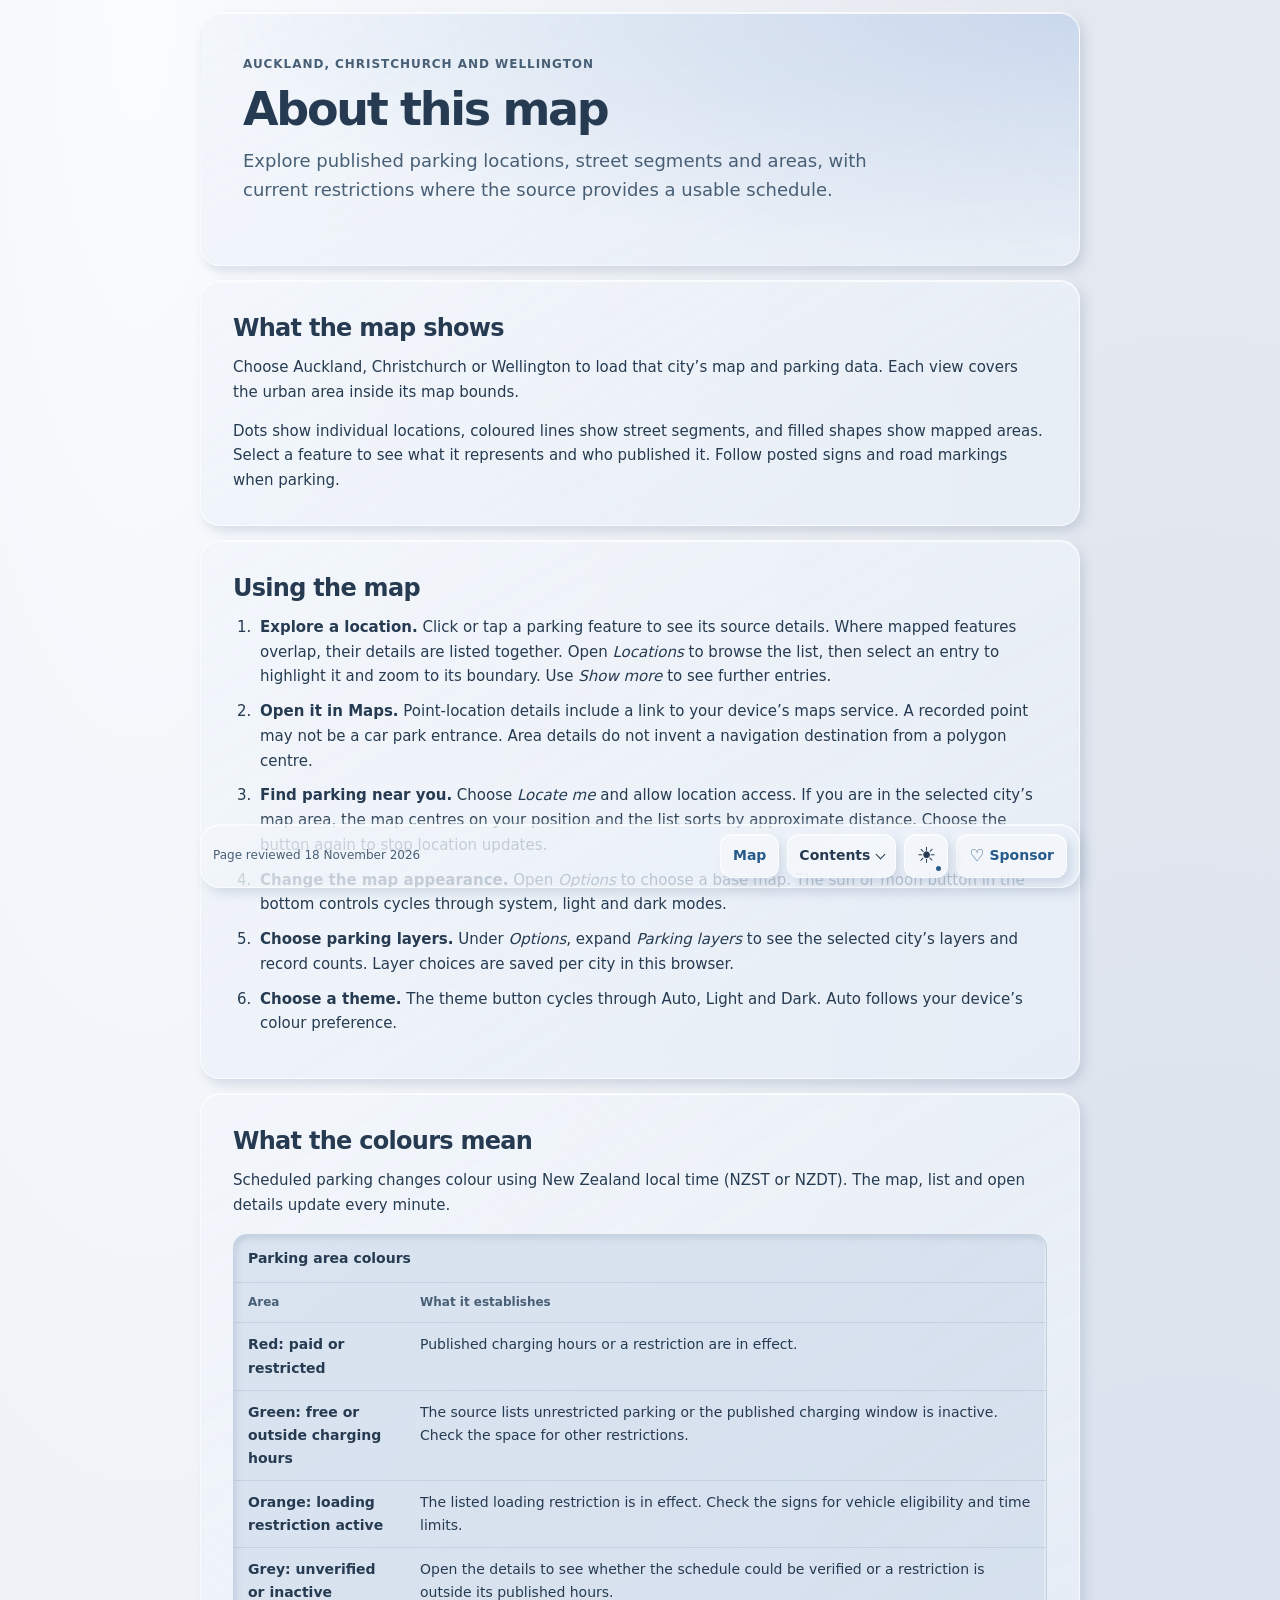
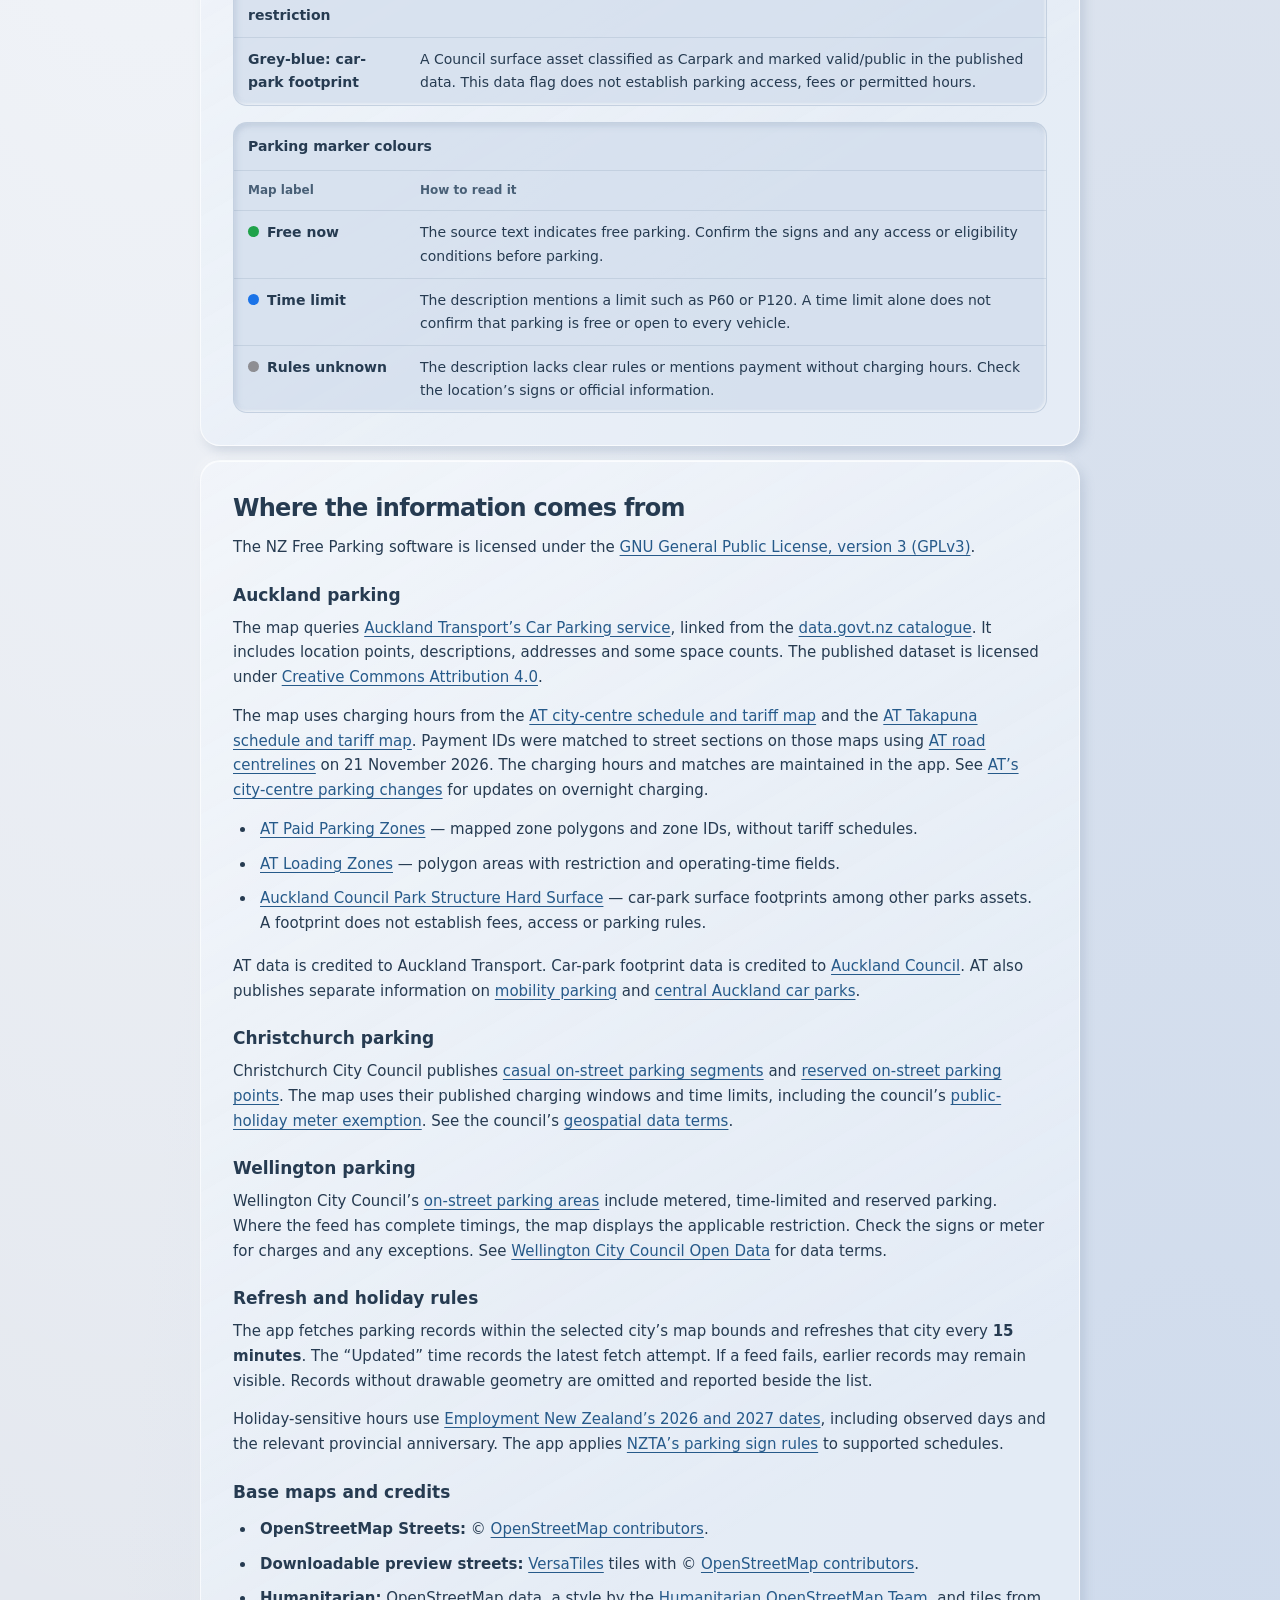
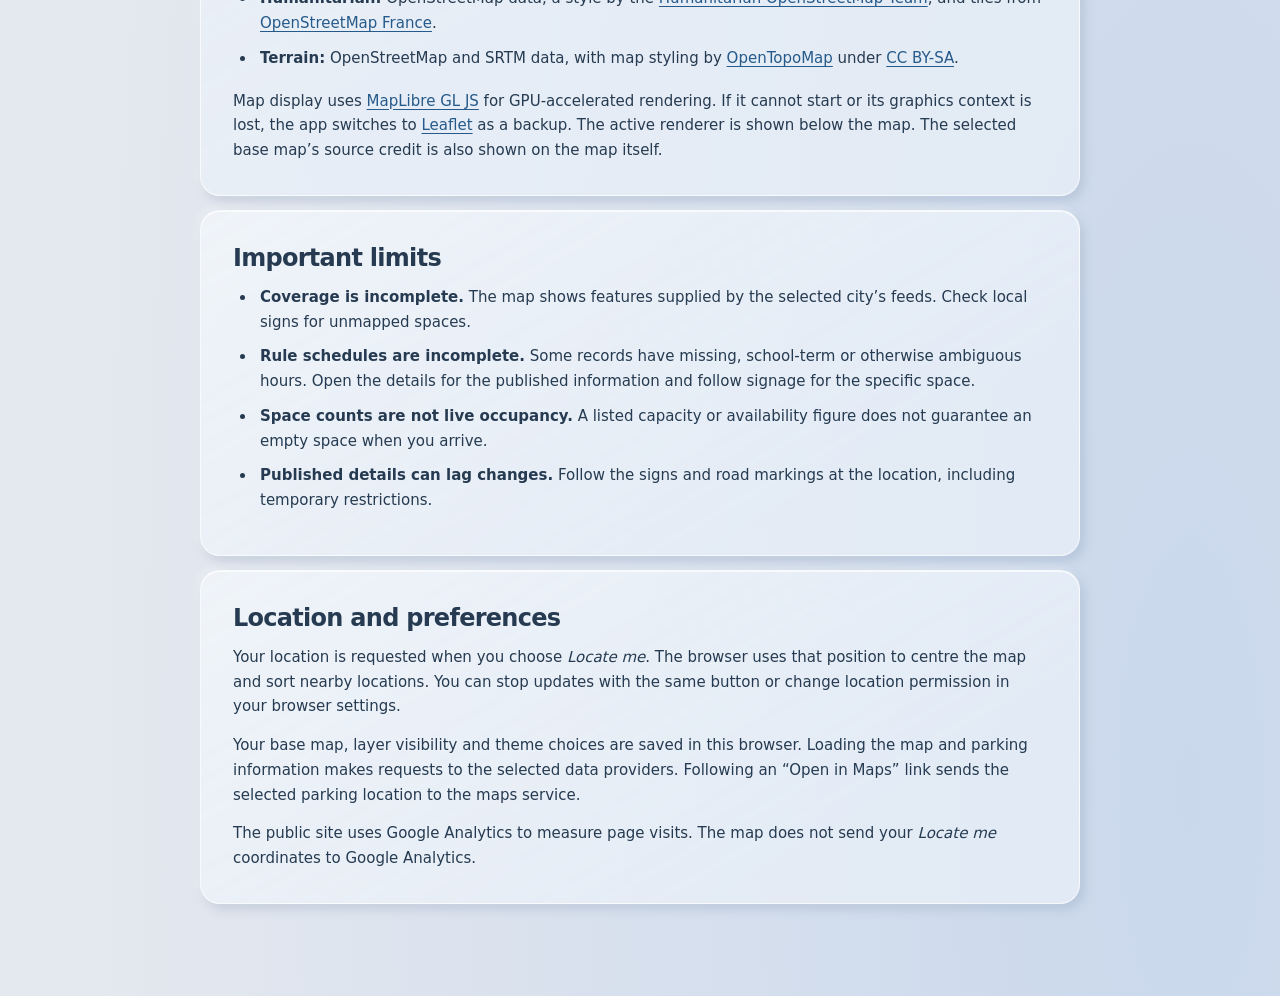
<file: about.html>
<!doctype html>
<html lang="en">
<head>
<meta charset="utf-8">
<meta name="viewport" content="width=device-width,initial-scale=1,viewport-fit=cover">
<meta name="color-scheme" content="light dark">
<meta name="robots" content="noindex, nosnippet">
<meta name="description" content="Parking maps and official data sources for Auckland, Christchurch and Wellington.">
<title>About | NZ Free Parking</title>
<script defer src="js/analytics.js"></script>
<link rel="stylesheet" href="css/styles.css">
<link rel="stylesheet" href="css/about.css">
</head>
<body class="about-page">
<a class="skip-link" href="#about-content">Skip to content</a>
<main class="about-main" id="about-content">
  <div class="about-intro">
    <p class="about-eyebrow">Auckland, Christchurch and Wellington</p>
    <h1>About this map</h1>
    <p class="about-lead">Explore published parking locations, street segments and areas, with current restrictions where the source provides a usable schedule.</p>
  </div>

  <div class="about-content">
    <section id="coverage" aria-labelledby="coverage-heading">
      <h2 id="coverage-heading">What the map shows</h2>
      <p>Choose Auckland, Christchurch or Wellington to load that city&rsquo;s map and parking data. Each view covers the urban area inside its map bounds.</p>
      <p>Dots show individual locations, coloured lines show street segments, and filled shapes show mapped areas. Select a feature to see what it represents and who published it. Follow posted signs and road markings when parking.</p>
    </section>

    <section id="using-the-map" aria-labelledby="using-heading">
      <h2 id="using-heading">Using the map</h2>
      <ol class="about-steps">
        <li><strong>Explore a location.</strong> Click or tap a parking feature to see its source details. Where mapped features overlap, their details are listed together. Open <em>Locations</em> to browse the list, then select an entry to highlight it and zoom to its boundary. Use <em>Show more</em> to see further entries.</li>
        <li><strong>Open it in Maps.</strong> Point-location details include a link to your device&rsquo;s maps service. A recorded point may not be a car park entrance. Area details do not invent a navigation destination from a polygon centre.</li>
        <li><strong>Find parking near you.</strong> Choose <em>Locate me</em> and allow location access. If you are in the selected city&rsquo;s map area, the map centres on your position and the list sorts by approximate distance. Choose the button again to stop location updates.</li>
        <li><strong>Change the map appearance.</strong> Open <em>Options</em> to choose a base map. The sun or moon button in the bottom controls cycles through system, light and dark modes.</li>
        <li><strong>Choose parking layers.</strong> Under <em>Options</em>, expand <em>Parking layers</em> to see the selected city&rsquo;s layers and record counts. Layer choices are saved per city in this browser.</li>
        <li><strong>Choose a theme.</strong> The theme button cycles through Auto, Light and Dark. Auto follows your device&rsquo;s colour preference.</li>
      </ol>
    </section>

    <section id="colours" aria-labelledby="colours-heading">
      <h2 id="colours-heading">What the colours mean</h2>
      <p>Scheduled parking changes colour using New Zealand local time (NZST or NZDT). The map, list and open details update every minute.</p>
      <div class="about-table-wrap">
        <table class="about-table"><caption>Parking area colours</caption><thead><tr><th scope="col">Area</th><th scope="col">What it establishes</th></tr></thead><tbody>
          <tr><th scope="row">Red: paid or restricted</th><td>Published charging hours or a restriction are in effect.</td></tr>
          <tr><th scope="row">Green: free or outside charging hours</th><td>The source lists unrestricted parking or the published charging window is inactive. Check the space for other restrictions.</td></tr>
          <tr><th scope="row">Orange: loading restriction active</th><td>The listed loading restriction is in effect. Check the signs for vehicle eligibility and time limits.</td></tr>
          <tr><th scope="row">Grey: unverified or inactive restriction</th><td>Open the details to see whether the schedule could be verified or a restriction is outside its published hours.</td></tr>
          <tr><th scope="row">Grey-blue: car-park footprint</th><td>A Council surface asset classified as Carpark and marked valid/public in the published data. This data flag does not establish parking access, fees or permitted hours.</td></tr>
        </tbody></table>
      </div>
      <div class="about-table-wrap">
        <table class="about-table">
          <caption>Parking marker colours</caption>
          <thead><tr><th scope="col">Map label</th><th scope="col">How to read it</th></tr></thead>
          <tbody>
            <tr><th scope="row"><span class="about-key"><span class="about-dot about-dot-green" aria-hidden="true"></span>Free now</span></th><td>The source text indicates free parking. Confirm the signs and any access or eligibility conditions before parking.</td></tr>
            <tr><th scope="row"><span class="about-key"><span class="about-dot about-dot-blue" aria-hidden="true"></span>Time limit</span></th><td>The description mentions a limit such as P60 or P120. A time limit alone does not confirm that parking is free or open to every vehicle.</td></tr>
            <tr><th scope="row"><span class="about-key"><span class="about-dot about-dot-grey" aria-hidden="true"></span>Rules unknown</span></th><td>The description lacks clear rules or mentions payment without charging hours. Check the location&rsquo;s signs or official information.</td></tr>
          </tbody>
        </table>
      </div>
    </section>

    <section id="data-sources" aria-labelledby="sources-heading">
      <h2 id="sources-heading">Where the information comes from</h2>
      <p>The NZ Free Parking software is licensed under the <a href="https://www.gnu.org/licenses/gpl-3.0.html">GNU General Public License, version 3 (GPLv3)</a>.</p>
      <h3>Auckland parking</h3>
      <p>The map queries <a data-parking-source href="https://services2.arcgis.com/JkPEgZJGxhSjYOo0/arcgis/rest/services/ParkingService/FeatureServer/1">Auckland Transport&rsquo;s Car Parking service</a>, linked from the <a href="https://catalogue.data.govt.nz/dataset/car-parking60">data.govt.nz catalogue</a>. It includes location points, descriptions, addresses and some space counts. The published dataset is licensed under <a href="https://creativecommons.org/licenses/by/4.0/">Creative Commons Attribution 4.0</a>.</p>
      <p>The map uses charging hours from the <a href="https://at.govt.nz/driving-and-parking/find-parking/parking-in-central-auckland/open-air-car-parks">AT city-centre schedule and tariff map</a> and the <a href="https://at.govt.nz/driving-and-parking/find-parking/parking-in-north-auckland/paid-parking-takapuna">AT Takapuna schedule and tariff map</a>. Payment IDs were matched to street sections on those maps using <a href="https://services2.arcgis.com/JkPEgZJGxhSjYOo0/arcgis/rest/services/RoadingService/FeatureServer/3">AT road centrelines</a> on 21 November 2026. The charging hours and matches are maintained in the app. See <a href="https://at.govt.nz/cityparking">AT&rsquo;s city-centre parking changes</a> for updates on overnight charging.</p>
      <ul class="about-source-list">
        <li><a href="https://services2.arcgis.com/JkPEgZJGxhSjYOo0/arcgis/rest/services/ParkingZone/FeatureServer/3">AT Paid Parking Zones</a> &mdash; mapped zone polygons and zone IDs, without tariff schedules.</li>
        <li><a href="https://services2.arcgis.com/JkPEgZJGxhSjYOo0/arcgis/rest/services/ParkingZone/FeatureServer/1">AT Loading Zones</a> &mdash; polygon areas with restriction and operating-time fields.</li>
        <li><a href="https://services1.arcgis.com/n4yPwebTjJCmXB6W/arcgis/rest/services/Park_Structure_Hard_Surface/FeatureServer/0">Auckland Council Park Structure Hard Surface</a> &mdash; car-park surface footprints among other parks assets. A footprint does not establish fees, access or parking rules.</li>
      </ul>
      <p>AT data is credited to Auckland Transport. Car-park footprint data is credited to <a href="https://www.arcgis.com/home/item.html?id=38e5f3e00b7d447ca57d38316877c059">Auckland Council</a>. AT also publishes separate information on <a href="https://services2.arcgis.com/JkPEgZJGxhSjYOo0/arcgis/rest/services/MobilityParkingPublic/FeatureServer/0">mobility parking</a> and <a href="https://at.govt.nz/driving-and-parking/find-parking/parking-in-central-auckland">central Auckland car parks</a>.</p>
      <h3>Christchurch parking</h3>
      <p>Christchurch City Council publishes <a href="https://gis.ccc.govt.nz/server/rest/services/OpenData/Road/FeatureServer/10">casual on-street parking segments</a> and <a href="https://gis.ccc.govt.nz/server/rest/services/OpenData/Road/FeatureServer/11">reserved on-street parking points</a>. The map uses their published charging windows and time limits, including the council&rsquo;s <a href="https://ccc.govt.nz/transport/getting-around/parking/parkingmeters">public-holiday meter exemption</a>. See the council&rsquo;s <a href="https://ccc.govt.nz/environment/land/geospatial-services">geospatial data terms</a>.</p>
      <h3>Wellington parking</h3>
      <p>Wellington City Council&rsquo;s <a href="https://gis.wcc.govt.nz/arcgis/rest/services/Transportation/Parking_Spaces/MapServer/0">on-street parking areas</a> include metered, time-limited and reserved parking. Where the feed has complete timings, the map displays the applicable restriction. Check the signs or meter for charges and any exceptions. See <a href="https://data-wcc.opendata.arcgis.com/">Wellington City Council Open Data</a> for data terms.</p>
      <h3>Refresh and holiday rules</h3>
      <p>The app fetches parking records within the selected city&rsquo;s map bounds and refreshes that city every <strong><span id="refresh-minutes">15</span> minutes</strong>. The &ldquo;Updated&rdquo; time records the latest fetch attempt. If a feed fails, earlier records may remain visible. Records without drawable geometry are omitted and reported beside the list.</p>
      <p>Holiday-sensitive hours use <a href="https://www.employment.govt.nz/leave-and-holidays/public-holidays/public-holidays-and-anniversary-dates">Employment New Zealand&rsquo;s 2026 and 2027 dates</a>, including observed days and the relevant provincial anniversary. The app applies <a href="https://nzta.govt.nz/driving-skills/learn-to-drive/roadcode/general-road-code/about-driving/stopping-and-parking/parking-signs">NZTA&rsquo;s parking sign rules</a> to supported schedules.</p>
      <h3>Base maps and credits</h3>
      <ul class="about-source-list">
        <li><strong>OpenStreetMap Streets:</strong> &copy; <a href="https://www.openstreetmap.org/copyright">OpenStreetMap contributors</a>.</li>
        <li><strong>Downloadable preview streets:</strong> <a href="https://versatiles.org/">VersaTiles</a> tiles with &copy; <a href="https://www.openstreetmap.org/copyright">OpenStreetMap contributors</a>.</li>
        <li><strong>Humanitarian:</strong> OpenStreetMap data, a style by the <a href="https://www.hotosm.org/">Humanitarian OpenStreetMap Team</a>, and tiles from <a href="https://www.openstreetmap.fr/">OpenStreetMap France</a>.</li>
        <li><strong>Terrain:</strong> OpenStreetMap and SRTM data, with map styling by <a href="https://opentopomap.org/about">OpenTopoMap</a> under <a href="https://creativecommons.org/licenses/by-sa/3.0/">CC BY-SA</a>.</li>
      </ul>
      <p>Map display uses <a href="https://maplibre.org/">MapLibre GL JS</a> for GPU-accelerated rendering. If it cannot start or its graphics context is lost, the app switches to <a href="https://leafletjs.com/">Leaflet</a> as a backup. The active renderer is shown below the map. The selected base map&rsquo;s source credit is also shown on the map itself.</p>
    </section>

    <section id="limitations" aria-labelledby="limitations-heading">
      <h2 id="limitations-heading">Important limits</h2>
      <ul class="about-source-list">
        <li><strong>Coverage is incomplete.</strong> The map shows features supplied by the selected city&rsquo;s feeds. Check local signs for unmapped spaces.</li>
        <li><strong>Rule schedules are incomplete.</strong> Some records have missing, school-term or otherwise ambiguous hours. Open the details for the published information and follow signage for the specific space.</li>
        <li><strong>Space counts are not live occupancy.</strong> A listed capacity or availability figure does not guarantee an empty space when you arrive.</li>
        <li><strong>Published details can lag changes.</strong> Follow the signs and road markings at the location, including temporary restrictions.</li>
      </ul>
    </section>

    <section id="location-and-preferences" aria-labelledby="privacy-heading">
      <h2 id="privacy-heading">Location and preferences</h2>
      <p>Your location is requested when you choose <em>Locate me</em>. The browser uses that position to centre the map and sort nearby locations. You can stop updates with the same button or change location permission in your browser settings.</p>
      <p>Your base map, layer visibility and theme choices are saved in this browser. Loading the map and parking information makes requests to the selected data providers. Following an &ldquo;Open in Maps&rdquo; link sends the selected parking location to the maps service.</p>
      <p>The public site uses Google Analytics to measure page visits. The map does not send your <em>Locate me</em> coordinates to Google Analytics.</p>
    </section>
  </div>
</main>
<footer class="about-footer control-dock">
  <span class="about-review">Page reviewed <time datetime="2026-11-18">18 November 2026</time></span>
  <div class="about-dock-actions">
    <a class="dock-link" href="index.html">Map</a>
    <details name="dock" data-dock-panel>
      <summary>Contents <span class="chevron" aria-hidden="true"></span></summary>
      <nav class="about-toc dock-panel" aria-label="On this page">
        <a href="#coverage">Coverage</a>
        <a href="#using-the-map">Using the map</a>
        <a href="#colours">Colours</a>
        <a href="#data-sources">Data sources</a>
        <a href="#limitations">Limitations</a>
        <a href="#location-and-preferences">Location &amp; preferences</a>
      </nav>
    </details>
    <button id="theme" class="theme-toggle" type="button" aria-label="Change colour theme"></button>
    <a class="sponsor-link" href="https://github.com/sponsors/omimanav" target="_blank" rel="noopener" aria-label="Sponsor Omi Manav on GitHub (opens in a new tab)"><span aria-hidden="true">♡</span> Sponsor</a>
  </div>
</footer>
<script type="module" src="js/footer.js"></script>
<script type="module" src="js/about.js"></script>
</body>
</html>
</file>
<file: css/styles.css>
:root {
  color-scheme: light;
  --bg: #e4e8ef;
  --wash: #cad8ec;
  --halo: #fafcff;
  --fg: #263b51;
  --mute: #485f76;
  --link: #265a8a;
  --line: #738aa332;
  --edge: #ffffffa6;
  --shine: #ffffffbd;
  --shade: #647c9c38;
  --card: #edf2f8;
  --glass: #eaf1f9bc;
  --highlight: #ffffff54;
  --control: #f4f7fbd9;
  --recess: #cfdbebad;
  --selected: #bcd5ef;
  --raised: 4px 5px 11px var(--shade), -3px -3px 9px var(--highlight), inset 0 1px 0 var(--shine);
  --inset: inset 2px 3px 6px var(--shade), inset -1px -1px 3px var(--shine);
  --float: 0 12px 30px var(--shade), inset 0 1px 0 var(--shine);
  --radius: 20px;
  --control-radius: 12px;
  --frost: blur(18px) saturate(1.35);
}

:root[data-theme=dark] {
  color-scheme: dark;
  --bg: #000;
  --wash: #000;
  --halo: #000;
  --fg: #e0e9f4;
  --mute: #b1c1d4;
  --link: #a4cdf7;
  --line: #a5bfdd36;
  --edge: #b1cae03d;
  --shine: #b5cee63d;
  --shade: #040a1369;
  --card: #101112;
  --glass: #090a0ae0;
  --highlight: #dbedff0d;
  --control: #181a1d;
  --recess: #08090a;
  --selected: #182838;
}

* { box-sizing: border-box; }
[hidden] { display: none !important; }
html { min-height: 100%; background: var(--bg); }
body {
  min-height: 100vh;
  min-height: 100dvh;
  margin: 0;
  display: flex;
  flex-direction: column;
  gap: 10px;
  padding: max(12px, env(safe-area-inset-top)) max(12px, env(safe-area-inset-right))
    max(12px, env(safe-area-inset-bottom)) max(12px, env(safe-area-inset-left));
  background: radial-gradient(ellipse at 11% 0%, var(--halo), transparent 55%),
    radial-gradient(ellipse at 93% 95%, var(--wash), transparent 65%), var(--bg);
  color: var(--fg);
  font: 15px/1.45 -apple-system, BlinkMacSystemFont, 'Segoe UI', system-ui, sans-serif;
}

a { color: var(--link); text-underline-offset: 3px; }
:where(a, button, select, summary, input):focus-visible {
  outline: 2px solid var(--link);
  outline-offset: 3px;
}

button, select, .page-nav a, .sponsor-link, .dock-link, .control-dock summary {
  border: 1px solid var(--edge);
  border-radius: var(--control-radius);
  background: var(--control);
  box-shadow: var(--raised);
  color: var(--fg);
  font: inherit;
  font-weight: 600;
}
button, select { min-height: 36px; padding: 6px 12px; }
button:not(:disabled), select:not(:disabled) { cursor: pointer; }
button:active:not(:disabled), button[aria-pressed=true], button.on, select,
.page-nav a[aria-current=page] {
  border-color: var(--line);
  background: var(--recess);
  box-shadow: var(--inset);
}
button[aria-pressed=true], button.on, .page-nav a[aria-current=page] {
  background: var(--selected);
  font-weight: 700;
}

.page-nav { display: flex; gap: 6px; align-items: center; }
.page-nav a, .sponsor-link, .dock-link {
  display: inline-flex;
  align-items: center;
  justify-content: center;
  min-height: 36px;
  padding: 6px 12px;
  text-decoration: none;
  white-space: nowrap;
}
.sponsor-link, .dock-link { color: var(--link); }

.control-dock, .about-intro,
.about-content section {
  border: 1px solid var(--edge);
  border-radius: var(--radius);
  background: linear-gradient(150deg, var(--highlight), transparent 75%), var(--glass);
  box-shadow: var(--raised);
}

.control-dock {
  position: sticky;
  z-index: 3;
  bottom: max(12px, env(safe-area-inset-bottom));
  padding: 9px 12px;
}
.map-dock {
  display: grid;
  grid-template-columns: minmax(0, 1fr) auto;
  align-items: center;
  gap: 8px 12px;
}
.dock-status {
  display: flex;
  grid-column: 1 / -1;
  flex-wrap: wrap;
  align-items: baseline;
  gap: 2px 12px;
  color: var(--mute);
  font-size: 12px;
}
.dock-status h1 {
  margin: 0;
  color: var(--fg);
  font-size: 17px;
  line-height: 1.2;
  letter-spacing: -.035em;
}
#updated { flex: 1; font-variant-numeric: tabular-nums; }
.map-data-credit span { margin-inline: 3px; }

.dock-primary, .dock-secondary, .about-dock-actions {
  display: flex;
  min-width: 0;
  align-items: center;
  gap: 8px;
}
.dock-primary { justify-content: flex-end; }
.city-control, .basemap-label {
  display: flex;
  min-width: 0;
  align-items: center;
  gap: 8px;
  color: var(--mute);
  font-size: 13px;
  font-weight: 650;
}
.city-control select { min-width: 0; width: 100%; }
#locate { white-space: nowrap; }
.control-dock :is(button, select, summary, .sponsor-link, .dock-link) { min-height: 44px; }
.control-dock summary {
  display: flex;
  align-items: center;
  gap: 7px;
  padding: 6px 11px;
  list-style: none;
  white-space: nowrap;
  cursor: pointer;
}
.control-dock summary::-webkit-details-marker { display: none; }
.control-dock details[open] > summary {
  border-color: var(--line);
  background: var(--selected);
  box-shadow: var(--inset);
}
.theme-toggle {
  position: relative;
  flex: none;
  width: 44px;
  padding: 0;
  font-size: 22px;
  line-height: 1;
}
.theme-toggle[data-mode=auto]::after {
  position: absolute;
  right: 6px;
  bottom: 6px;
  width: 5px;
  height: 5px;
  border-radius: 50%;
  background: var(--link);
  content: '';
}
.sponsor-link { gap: 5px; }
.sponsor-link > span { font-size: 1.2em; line-height: 1; }
.sponsor-link:hover, .sponsor-link:focus-visible { background: var(--selected); }
.chevron {
  width: 7px;
  height: 7px;
  flex: none;
  margin-bottom: 3px;
  border-right: 1.5px solid currentColor;
  border-bottom: 1.5px solid currentColor;
  transform: rotate(45deg);
}
details[open] > summary .chevron { transform: translateY(3px) rotate(225deg); }

.dock-panel, #tip {
  border: 1px solid var(--edge);
  border-radius: var(--radius);
  background: var(--card);
  box-shadow: var(--float);
}
.dock-panel {
  position: absolute;
  right: 0;
  bottom: calc(100% + 28px);
  left: 0;
  max-height: min(48dvh, 440px);
  overflow: auto;
  overscroll-behavior: contain;
}
.map-settings-panel {
  display: grid;
  gap: 12px;
  padding: 14px;
}
.map-settings-panel .basemap-label { flex-direction: column; align-items: stretch; }
.map-settings-panel .page-nav { border-top: 1px solid var(--line); padding-top: 10px; }
.overlay-options {
  min-width: 0;
  margin: 6px 0 0;
  padding: 6px 10px 10px;
  border: 1px solid var(--line);
  border-radius: var(--control-radius);
  background: var(--recess);
}
.overlay-options legend {
  padding: 2px 7px;
  border: 1px solid var(--edge);
  border-radius: 8px;
  background: var(--card);
  color: var(--mute);
  font-size: 12px;
  font-weight: 650;
}
.overlay-options label {
  display: flex;
  min-height: 40px;
  align-items: center;
  gap: 8px;
  font-size: 13px;
  cursor: pointer;
}
.overlay-options label + label { border-top: 1px solid var(--line); }
.overlay-options input { width: 18px; height: 18px; flex: none; margin: 0; accent-color: var(--link); }
.overlay-options small { margin-left: auto; color: var(--mute); white-space: nowrap; }
.layer-swatch { width: 10px; height: 10px; flex: none; border-radius: 3px; }

.map-view {
  position: relative;
  display: flex;
  flex: 1 0 220px;
  min-width: 0;
  isolation: isolate;
}
#map {
  position: relative;
  z-index: 0;
  flex: 1;
  min-width: 0;
  overflow: hidden;
  border: 1px solid var(--edge);
  border-radius: var(--radius);
  background: var(--card);
  box-shadow: var(--float);
}
#map .note { padding: 20px; color: var(--mute); }
#map[data-theme=dark] .leaflet-tile-pane {
  filter: brightness(.4) saturate(.55);
}
#map[data-theme=dark] .maplibregl-ctrl-icon { filter: invert(1); }
#map .maplibregl-ctrl-group, #map .leaflet-bar {
  overflow: hidden;
  border: 1px solid var(--edge);
  border-radius: var(--control-radius);
  background: var(--card);
  box-shadow: var(--float);
}
#map .maplibregl-ctrl-group button, #map .leaflet-bar a {
  width: 40px;
  height: 40px;
  padding: 0;
  border: 0;
  border-radius: 0;
  background: transparent;
  box-shadow: none;
  color: var(--fg);
  line-height: 40px;
}
#map .maplibregl-ctrl-group button + button, #map .leaflet-bar a + a {
  border-top: 1px solid var(--line);
}
#map .maplibregl-ctrl-group button:focus-visible, #map .leaflet-bar a:focus-visible {
  outline: 2px solid var(--link);
  outline-offset: -4px;
}
#map .maplibregl-ctrl-attrib, #map .leaflet-control-attribution {
  background: var(--card);
  color: var(--fg);
}
#map .maplibregl-ctrl-attrib a, #map .leaflet-control-attribution a { color: var(--link); }

button.row {
  display: flex;
  width: 100%;
  min-height: 44px;
  align-items: center;
  padding: 10px 14px;
  border: 0;
  border-bottom: 1px solid var(--line);
  border-radius: 0;
  background: transparent;
  box-shadow: none;
  font-weight: 600;
  text-align: left;
}
button.row:hover, button.row[aria-pressed=true] { background: var(--recess); }
button.row:focus-visible { outline-offset: -3px; }
.row small { display: block; color: var(--mute); font-weight: 400; }
.row i, .parking-legend i {
  display: inline-block;
  width: 11px;
  height: 11px;
  flex: none;
  margin-right: 7px;
  border-radius: 50%;
}
.empty, .source-alert { padding: 14px; }
.empty { color: var(--mute); }
.source-alert { border-bottom: 1px solid var(--line); background: var(--recess); font-size: 13px; }
.source-alert p { margin: 0 0 8px; overflow-wrap: anywhere; }
.source-alert p:last-child { margin-bottom: 0; }
.more-rows { display: block; margin: 12px auto; font-size: 13px; }

#tip {
  position: absolute;
  z-index: 2;
  right: 8px;
  bottom: 32px;
  width: 320px;
  max-width: calc(100vw - 16px);
  max-height: min(calc(100% - 40px), 390px);
  overflow: auto;
  overscroll-behavior: contain;
  padding: 10px 14px;
}
.tip-heading {
  display: flex;
  align-items: center;
  justify-content: space-between;
  gap: 12px;
  color: var(--mute);
  font-size: 12px;
  font-weight: 650;
}
.tip-heading button { width: 36px; min-height: 36px; padding: 0; font-size: 22px; }
.tip-feature { padding: 10px 0; border-bottom: 1px solid var(--line); font-size: 13px; overflow-wrap: anywhere; }
.tip-feature:last-child { border-bottom: 0; }
.tip-feature p { margin: 6px 0; }
.feature-label { display: flex; align-items: baseline; gap: 6px; font-weight: 650; }
.feature-label i { width: 10px; height: 10px; flex: none; border-radius: 3px; }
.feature-source { color: var(--mute); font-size: 11px; }

.map-info-panel { display: grid; gap: 10px; padding: 14px; font-size: 13px; }
.parking-legend {
  display: flex;
  flex-wrap: wrap;
  gap: 6px 14px;
  margin: 0;
  padding: 0;
  color: var(--fg);
  list-style: none;
}
.parking-legend li { display: flex; align-items: baseline; }
.area-legend i { border-radius: 3px; }
.map-info-note, .map-info-links { margin: 0; }
.map-info-links { display: flex; flex-wrap: wrap; gap: 5px 14px; }

.skip-link {
  position: fixed;
  z-index: 10;
  top: 8px;
  left: 8px;
  padding: 8px 12px;
  transform: translateY(-160%);
  border: 1px solid var(--edge);
  border-radius: var(--control-radius);
  background: var(--card);
}
.skip-link:focus { transform: none; }

@media (min-width: 701px) {
  .map-settings-panel, .map-info-panel, .about-toc { right: auto; width: min(440px, 100%); }
  .locations-panel { left: auto; width: min(380px, 100%); }
}

@media (max-width: 820px) {
  .map-dock { grid-template-columns: minmax(0, 1fr); gap: 6px; padding: 8px; }
  .dock-status { font-size: 11px; gap: 2px 8px; }
  .dock-status h1 { font-size: 14px; }
  #updated { flex: 1 0 100%; }
  .dock-secondary, .dock-primary { gap: 5px; justify-content: space-between; }
  .dock-secondary { display: grid; grid-template-columns: repeat(2, minmax(0, 1fr)) 44px auto; }
  .dock-primary .city-control { flex: 1; }
  .dock-secondary summary { justify-content: center; }
  .dock-primary .city-control > span {
    position: absolute;
    width: 1px;
    height: 1px;
    overflow: hidden;
    clip-path: inset(50%);
  }
  .dock-primary :is(select, button, summary), .dock-secondary :is(summary, a) { font-size: 13px; padding-inline: 8px; }
  .dock-primary #cities { padding-inline-end: 2px; }
  .dock-primary #locate { max-width: 90px; line-height: 1.2; white-space: normal; }
}

@media (max-width: 360px) {
  .dock-secondary summary .chevron { display: none; }
}

@supports (backdrop-filter: blur(1px)) or (-webkit-backdrop-filter: blur(1px)) {
  .dock-panel, #tip, #map .maplibregl-ctrl-group, #map .leaflet-bar,
  #map .maplibregl-ctrl-attrib, #map .leaflet-control-attribution {
    background: linear-gradient(150deg, var(--highlight), transparent 75%), var(--glass);
    -webkit-backdrop-filter: var(--frost);
    backdrop-filter: var(--frost);
  }
}

@media (hover: hover) {
  button:not(:disabled):hover, .page-nav a:hover, .sponsor-link:hover, .dock-link:hover,
  .control-dock summary:hover { border-color: var(--link); }
  #map .maplibregl-ctrl-group button:hover, #map .leaflet-bar a:hover { background: var(--control); }
}
</file>
<file: css/about.css>
.about-page { gap: 16px; line-height: 1.65; }
.about-main { width: min(100%, 880px); flex: 1 0 auto; margin: 0 auto; }
.about-intro {
  padding: clamp(20px, 5vw, 42px);
  background: radial-gradient(ellipse at top right, var(--wash), transparent 70%),
    linear-gradient(155deg, var(--highlight), transparent 75%), var(--glass);
}
.about-eyebrow {
  margin: 0 0 8px;
  color: var(--mute);
  font-size: 12px;
  font-weight: 700;
  letter-spacing: .08em;
  text-transform: uppercase;
}
.about-intro h1 {
  margin: 0 0 10px;
  font-size: clamp(30px, 5vw, 46px);
  line-height: 1.15;
  letter-spacing: -.05em;
}
.about-lead {
  max-width: 58ch;
  margin: 0 0 18px;
  color: var(--mute);
  font-size: clamp(16px, 2vw, 18px);
}

.about-toc { display: grid; gap: 2px; padding: 10px; font-size: 14px; }
.about-toc a {
  display: flex;
  min-height: 44px;
  align-items: center;
  padding: 4px 10px;
  border-radius: 9px;
  font-weight: 600;
  text-decoration: none;
}
.about-toc a:hover { background: var(--recess); text-decoration: underline; }
.about-content section {
  margin-top: 14px;
  padding: clamp(16px, 4vw, 32px);
  scroll-margin-top: 12px;
}
.about-content h2 { margin: 0 0 12px; font-size: 24px; line-height: 1.25; letter-spacing: -.03em; }
.about-content h3 { margin: 24px 0 8px; font-size: 17px; line-height: 1.4; }
.about-content p { margin: 0 0 14px; }
.about-content section > :last-child { margin-bottom: 0; }
.about-steps, .about-source-list { margin: 12px 0 18px; padding-left: 23px; }
.about-steps li, .about-source-list li { margin-bottom: 10px; padding-left: 4px; }

.about-table-wrap {
  overflow: hidden;
  margin: 16px 0;
  border: 1px solid var(--line);
  border-radius: 14px;
  background: var(--recess);
  box-shadow: var(--inset);
}
.about-table { width: 100%; border-collapse: collapse; font-size: 14px; text-align: left; }
.about-table caption { padding: 12px 14px; color: var(--fg); font-weight: 700; text-align: left; }
.about-table th, .about-table td { padding: 10px 14px; border-top: 1px solid var(--line); vertical-align: top; }
.about-table thead th { color: var(--mute); font-size: 12px; }
.about-table tbody th { width: 172px; font-weight: 650; }
.about-key { display: flex; align-items: baseline; gap: 8px; }
.about-dot { width: 11px; height: 11px; flex: none; border-radius: 50%; }
.about-dot-green { background: #1fa24a; }
.about-dot-blue { background: #1a73e8; }
.about-dot-red { background: #d93025; }
.about-dot-grey { background: #8e8e93; }

.about-footer {
  display: flex;
  width: min(100%, 880px);
  flex-wrap: wrap;
  align-items: center;
  justify-content: space-between;
  gap: 4px 12px;
  margin: 0 auto;
  color: var(--mute);
  font-size: 12px;
}
.about-dock-actions { font-size: 14px; }
.about-toc { bottom: calc(100% + 8px); }
@media (max-width: 600px) {
  .about-footer { padding-inline: 8px; }
  .about-dock-actions { width: 100%; justify-content: space-between; gap: 4px; font-size: 13px; }
  .about-dock-actions :is(summary, a) { padding-inline: 7px; }
  .about-content h2 { font-size: 21px; }
  .about-table th, .about-table td { padding: 8px; }
  .about-table tbody th { width: 105px; }
  .about-key { gap: 6px; }
}
</file>
